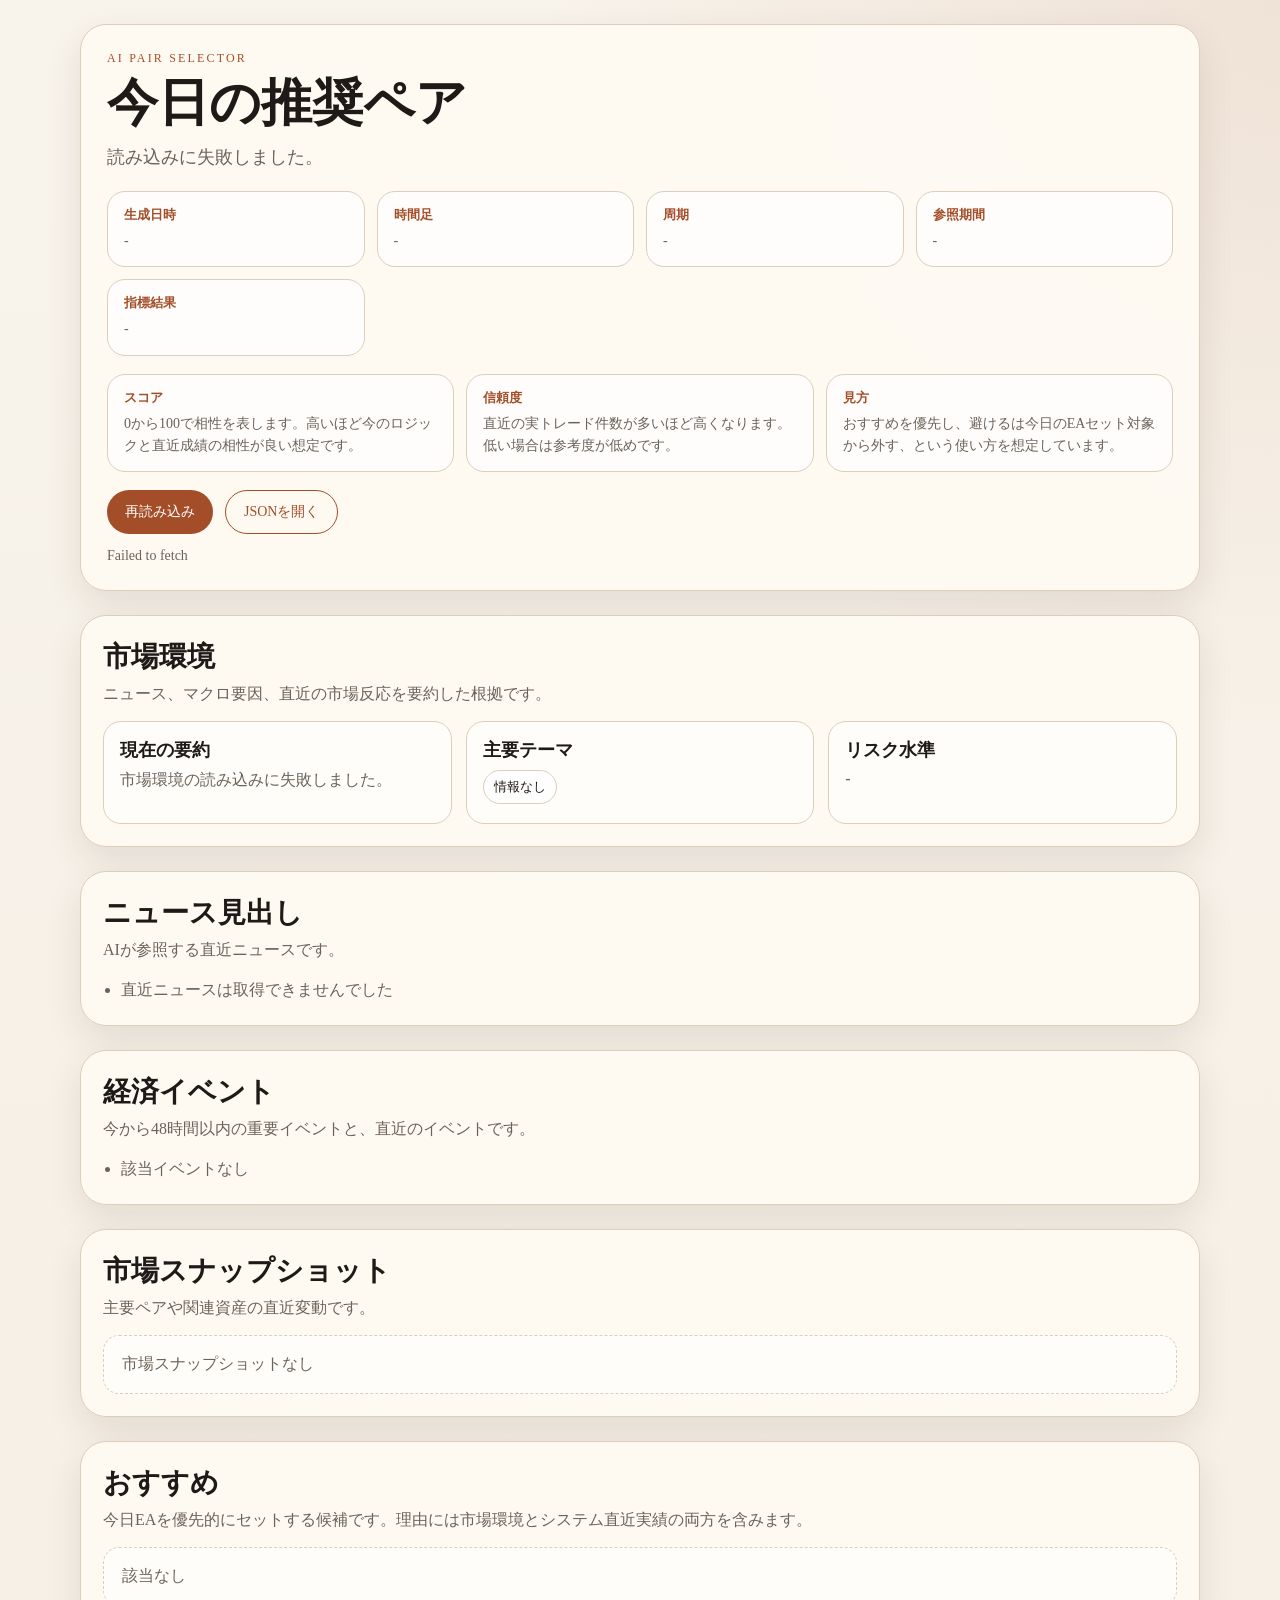
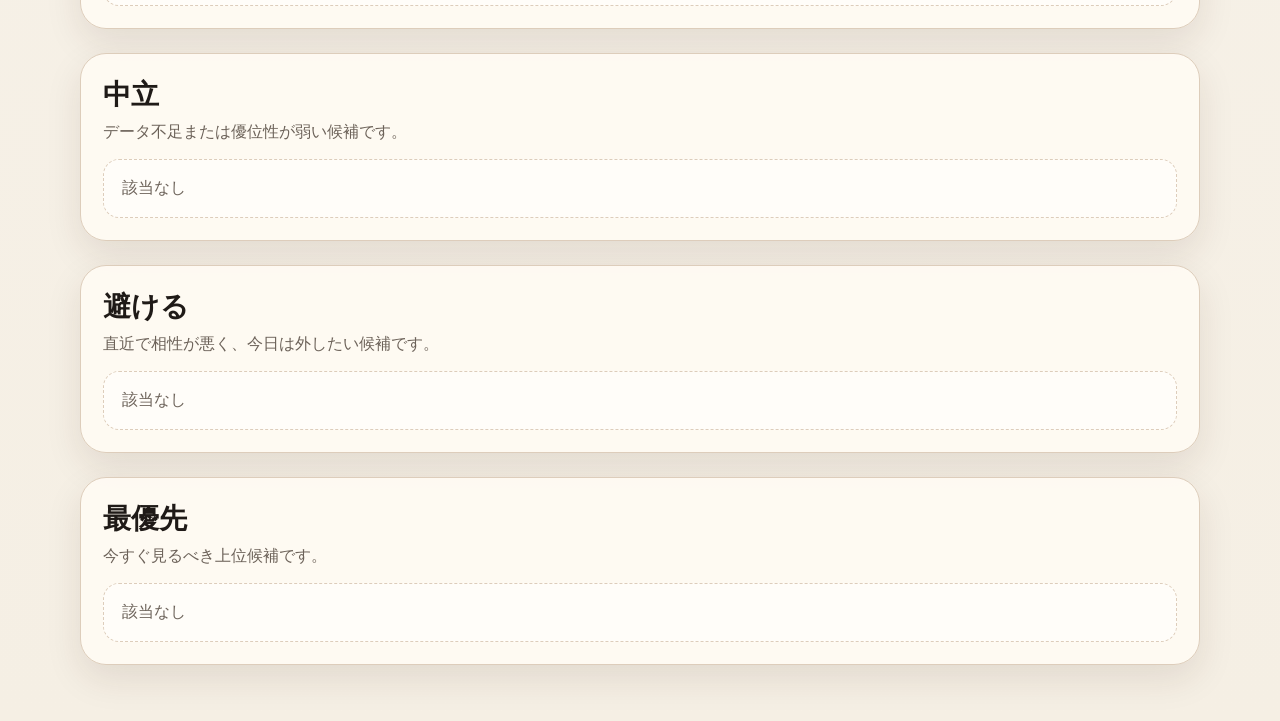
<file: docs/index.html>
<!doctype html>
<html lang="ja">
<head>
  <meta charset="utf-8" />
  <meta name="viewport" content="width=device-width, initial-scale=1" />
  <title>今日の推奨ペア</title>
  <meta http-equiv="refresh" content="0; url=./pair-selector.html" />
</head>
<body>
  <p><a href="./pair-selector.html">表示ページへ移動</a></p>
</body>
</html>
</file>
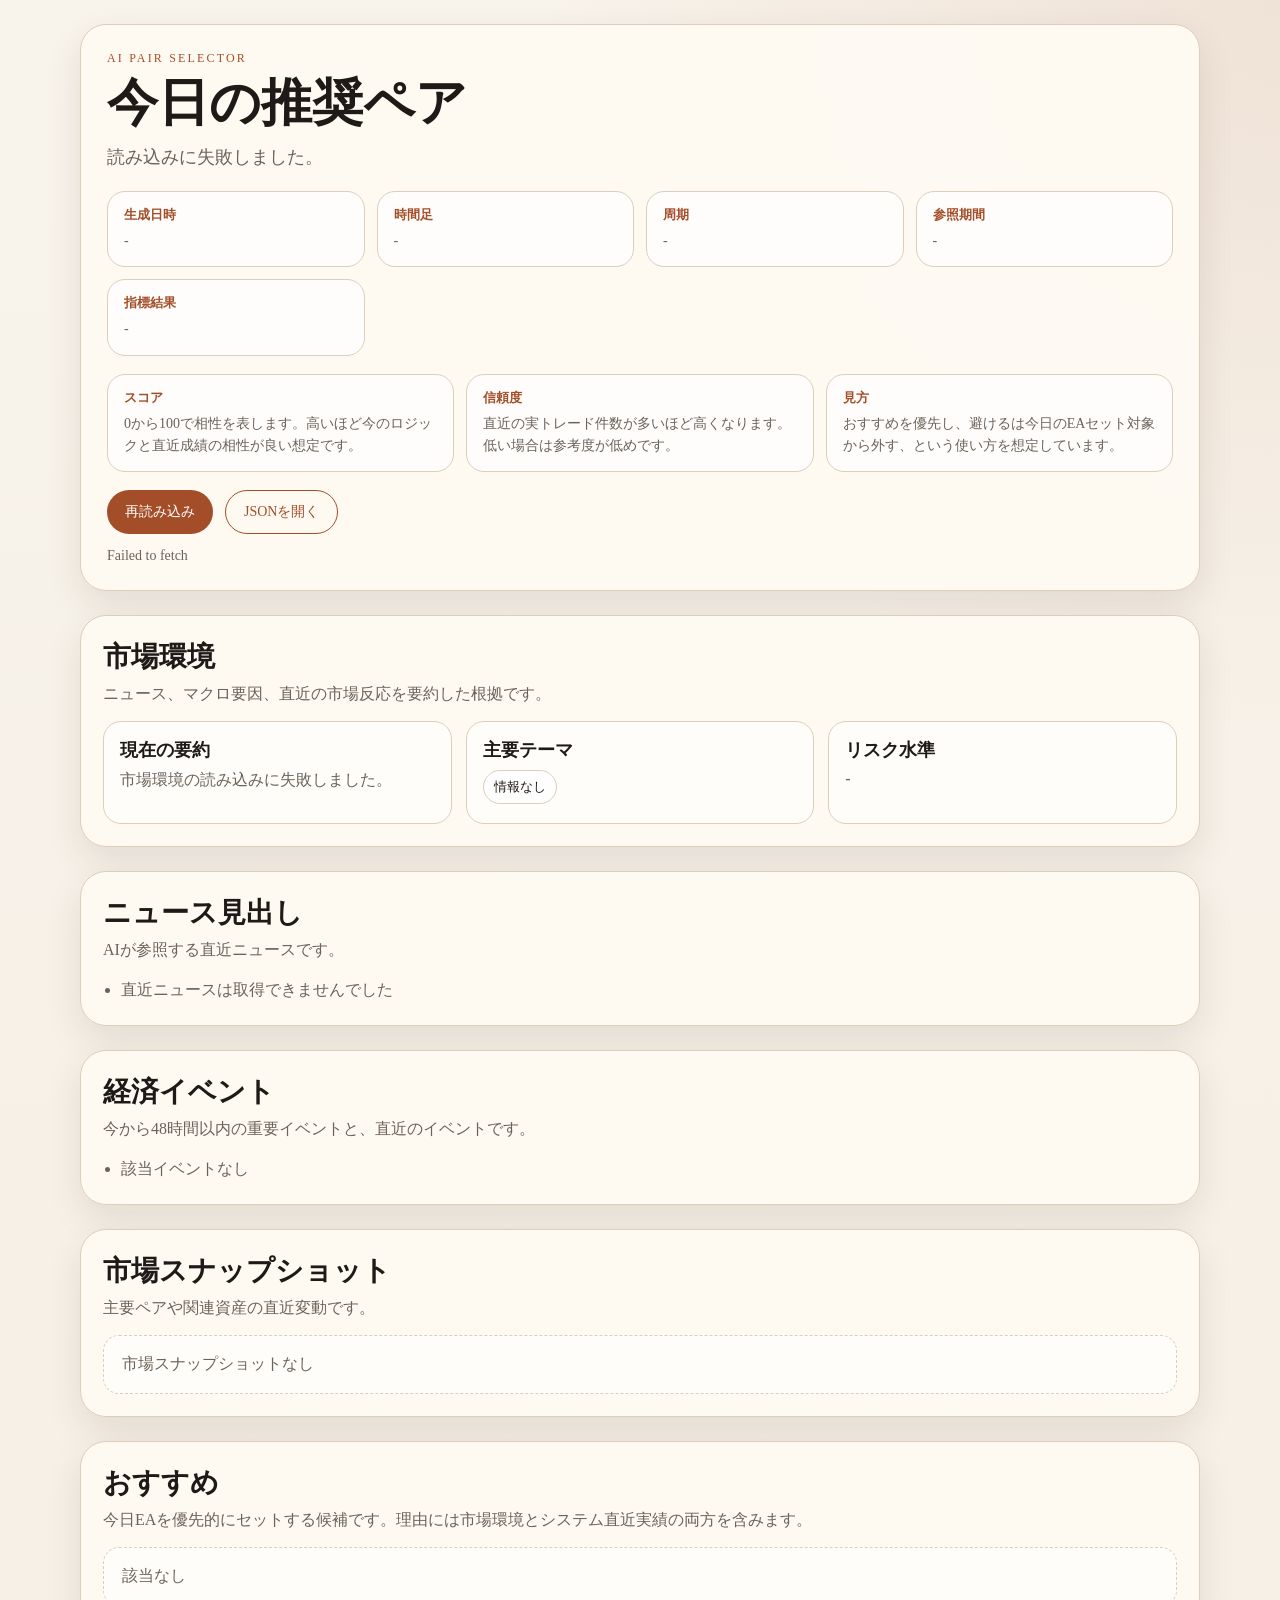
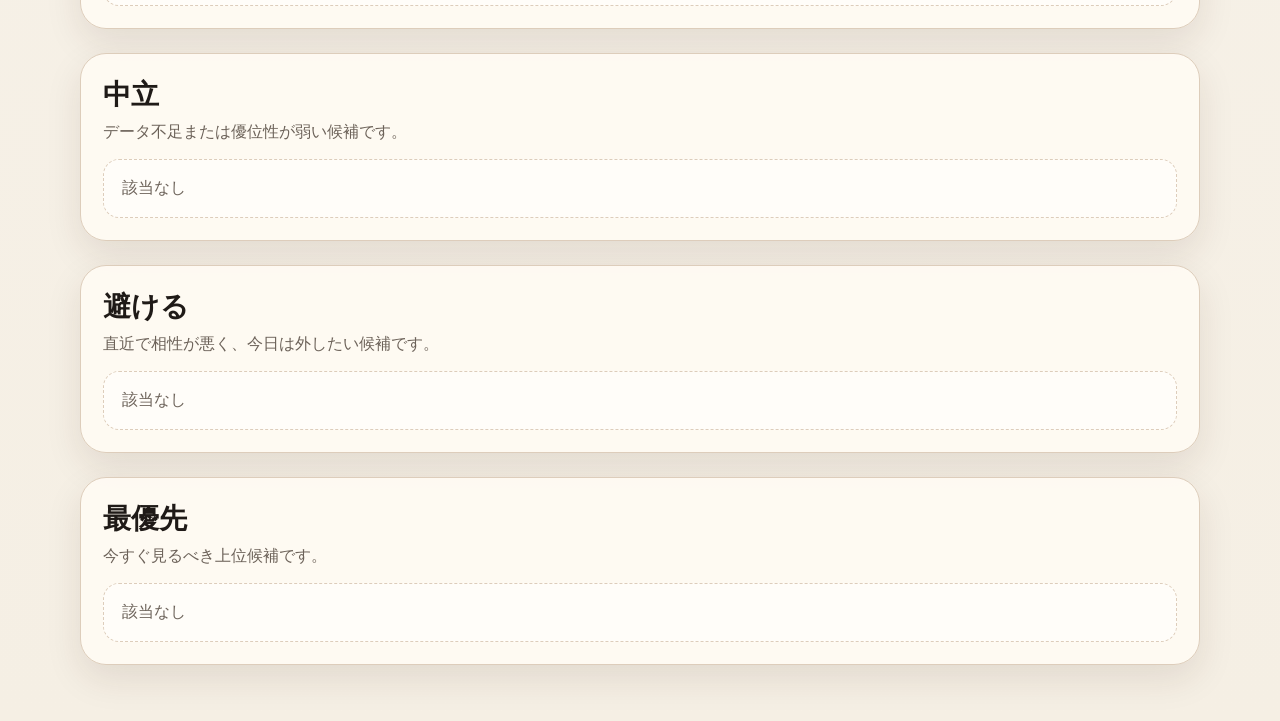
<file: docs/pair-selector.html>
<!doctype html>
<html lang="ja">
<head>
  <meta charset="utf-8" />
  <meta name="viewport" content="width=device-width, initial-scale=1" />
  <title>今日の推奨ペア</title>
  <style>
    :root {
      --bg: #f5efe4;
      --panel: rgba(255, 251, 244, 0.92);
      --ink: #1f1a17;
      --muted: #6c6259;
      --line: #ddcdbb;
      --accent: #a44e29;
      --good: #dceddb;
      --good-line: #779f75;
      --neutral: #efe6d3;
      --neutral-line: #af9567;
      --bad: #f4dbd8;
      --bad-line: #ba6f6b;
      --shadow: 0 14px 36px rgba(54, 34, 18, 0.10);
    }
    * { box-sizing: border-box; }
    body {
      margin: 0;
      color: var(--ink);
      font-family: Georgia, "Hiragino Mincho ProN", "Yu Mincho", serif;
      background:
        radial-gradient(circle at top right, rgba(164, 78, 41, 0.10), transparent 28%),
        linear-gradient(180deg, #f8f3eb 0%, var(--bg) 100%);
    }
    .wrap {
      width: min(1120px, calc(100% - 28px));
      margin: 24px auto 56px;
    }
    .hero, .section {
      background: var(--panel);
      border: 1px solid var(--line);
      border-radius: 26px;
      box-shadow: var(--shadow);
    }
    .hero {
      padding: 26px;
    }
    .eyebrow {
      font-size: 12px;
      letter-spacing: 0.18em;
      text-transform: uppercase;
      color: var(--accent);
      margin-bottom: 10px;
    }
    h1 {
      margin: 0 0 12px;
      font-size: clamp(30px, 4vw, 52px);
      line-height: 1.06;
    }
    .summary {
      margin: 0;
      color: var(--muted);
      font-size: 18px;
      line-height: 1.7;
      max-width: 72ch;
    }
    .meta, .legend {
      display: grid;
      gap: 12px;
      margin-top: 18px;
      grid-template-columns: repeat(auto-fit, minmax(220px, 1fr));
    }
    .chip, .legend-card {
      background: rgba(255,255,255,0.72);
      border: 1px solid var(--line);
      border-radius: 18px;
      padding: 14px 16px;
    }
    .chip strong, .legend-card strong {
      display: block;
      margin-bottom: 6px;
      font-size: 13px;
      color: var(--accent);
    }
    .chip span, .legend-card p {
      color: var(--muted);
      font-size: 14px;
      line-height: 1.6;
      margin: 0;
    }
    .actions {
      margin-top: 18px;
      display: flex;
      gap: 12px;
      flex-wrap: wrap;
    }
    button, a.button {
      appearance: none;
      border: none;
      cursor: pointer;
      text-decoration: none;
      background: var(--accent);
      color: #fff;
      border-radius: 999px;
      padding: 12px 18px;
      font-size: 14px;
      font-family: inherit;
    }
    a.button.secondary {
      background: transparent;
      color: var(--accent);
      border: 1px solid var(--accent);
    }
    .status {
      margin-top: 14px;
      color: var(--muted);
      font-size: 14px;
    }
    .section {
      margin-top: 24px;
      padding: 22px;
    }
    .section h2 {
      margin: 0 0 8px;
      font-size: 28px;
    }
    .section p.lead {
      margin: 0 0 16px;
      color: var(--muted);
    }
    .context-grid {
      display: grid;
      grid-template-columns: repeat(auto-fit, minmax(220px, 1fr));
      gap: 14px;
    }
    .context-card {
      background: rgba(255,255,255,0.62);
      border: 1px solid var(--line);
      border-radius: 18px;
      padding: 16px;
    }
    .context-card h3 {
      margin: 0 0 8px;
      font-size: 18px;
    }
    .pill-row {
      display: flex;
      flex-wrap: wrap;
      gap: 8px;
    }
    .pill {
      display: inline-block;
      padding: 7px 10px;
      border-radius: 999px;
      background: rgba(255,255,255,0.78);
      border: 1px solid var(--line);
      font-size: 13px;
    }
    .list {
      margin: 0;
      padding-left: 18px;
      color: var(--muted);
      line-height: 1.6;
    }
    .list li + li {
      margin-top: 8px;
    }
    .headline-summary {
      margin-top: 4px;
      color: var(--muted);
      font-size: 13px;
      line-height: 1.6;
    }
    .cards {
      display: grid;
      grid-template-columns: repeat(auto-fit, minmax(220px, 1fr));
      gap: 16px;
    }
    .card {
      border-radius: 20px;
      padding: 18px;
      border: 1px solid transparent;
      min-height: 170px;
    }
    .card.good { background: var(--good); border-color: var(--good-line); }
    .card.neutral { background: var(--neutral); border-color: var(--neutral-line); }
    .card.bad { background: var(--bad); border-color: var(--bad-line); }
    .head {
      display: flex;
      justify-content: space-between;
      align-items: baseline;
      gap: 12px;
    }
    .head h3 {
      margin: 0;
      font-size: 24px;
    }
    .score {
      font-size: 34px;
      font-weight: 700;
      line-height: 1;
    }
    .badge {
      display: inline-block;
      margin-top: 10px;
      padding: 6px 10px;
      border-radius: 999px;
      background: rgba(255,255,255,0.72);
      font-size: 12px;
    }
    .reason {
      margin: 14px 0 0;
      font-size: 15px;
      line-height: 1.6;
    }
    .caution {
      margin-top: 10px;
      color: var(--muted);
      font-size: 13px;
    }
    .pair-note-list {
      margin: 12px 0 0;
      padding-left: 18px;
      color: var(--muted);
      font-size: 13px;
      line-height: 1.6;
    }
    .pair-note-list li + li {
      margin-top: 6px;
    }
    .empty {
      background: rgba(255,255,255,0.5);
      border: 1px dashed var(--line);
      border-radius: 16px;
      padding: 18px;
      color: var(--muted);
    }
    @media (max-width: 700px) {
      .wrap { width: min(100% - 18px, 1120px); margin: 18px auto 36px; }
      .hero, .section { border-radius: 18px; }
      .hero { padding: 18px; }
      .section { padding: 18px; }
      .head h3 { font-size: 20px; }
      .score { font-size: 28px; }
    }
  </style>
</head>
<body>
  <main class="wrap">
    <section class="hero">
      <div class="eyebrow">AI Pair Selector</div>
      <h1>今日の推奨ペア</h1>
      <p id="summary" class="summary">読み込み中です...</p>
      <div class="meta">
        <div class="chip"><strong>生成日時</strong><span id="generatedAt">-</span></div>
        <div class="chip"><strong>時間足</strong><span id="timeframe">-</span></div>
        <div class="chip"><strong>周期</strong><span id="cadence">-</span></div>
        <div class="chip"><strong>参照期間</strong><span id="lookback">-</span></div>
        <div class="chip"><strong>指標結果</strong><span id="actualFeedStatus">-</span></div>
      </div>
      <div class="legend">
        <div class="legend-card">
          <strong>スコア</strong>
          <p>0から100で相性を表します。高いほど今のロジックと直近成績の相性が良い想定です。</p>
        </div>
        <div class="legend-card">
          <strong>信頼度</strong>
          <p>直近の実トレード件数が多いほど高くなります。低い場合は参考度が低めです。</p>
        </div>
        <div class="legend-card">
          <strong>見方</strong>
          <p>おすすめを優先し、避けるは今日のEAセット対象から外す、という使い方を想定しています。</p>
        </div>
      </div>
      <div class="actions">
        <button id="reloadButton" type="button">再読み込み</button>
        <a class="button secondary" id="jsonLink" target="_blank" rel="noreferrer">JSONを開く</a>
      </div>
      <div id="status" class="status"></div>
    </section>

    <section class="section">
      <h2>市場環境</h2>
      <p class="lead">ニュース、マクロ要因、直近の市場反応を要約した根拠です。</p>
      <div class="context-grid">
        <div class="context-card">
          <h3>現在の要約</h3>
          <p id="marketSummary" class="lead">読み込み中です...</p>
        </div>
        <div class="context-card">
          <h3>主要テーマ</h3>
          <div id="marketThemes" class="pill-row"></div>
        </div>
        <div class="context-card">
          <h3>リスク水準</h3>
          <p id="riskLevel" class="lead">-</p>
        </div>
      </div>
    </section>

    <section class="section">
      <h2>ニュース見出し</h2>
      <p class="lead">AIが参照する直近ニュースです。</p>
      <ul id="headlines" class="list"></ul>
    </section>

    <section class="section">
      <h2>経済イベント</h2>
      <p class="lead">今から48時間以内の重要イベントと、直近のイベントです。</p>
      <ul id="economicEvents" class="list"></ul>
    </section>

    <section class="section">
      <h2>市場スナップショット</h2>
      <p class="lead">主要ペアや関連資産の直近変動です。</p>
      <div id="snapshots" class="cards"></div>
    </section>

    <section class="section">
      <h2>おすすめ</h2>
      <p class="lead">今日EAを優先的にセットする候補です。理由には市場環境とシステム直近実績の両方を含みます。</p>
      <div id="recommended" class="cards"></div>
    </section>

    <section class="section">
      <h2>中立</h2>
      <p class="lead">データ不足または優位性が弱い候補です。</p>
      <div id="neutral" class="cards"></div>
    </section>

    <section class="section">
      <h2>避ける</h2>
      <p class="lead">直近で相性が悪く、今日は外したい候補です。</p>
      <div id="avoided" class="cards"></div>
    </section>

    <section class="section">
      <h2>最優先</h2>
      <p class="lead">今すぐ見るべき上位候補です。</p>
      <div id="topPicks" class="cards"></div>
    </section>
  </main>

  <script>
    const API_URL = "https://nebphrnnpmuqbkymwefs.supabase.co/functions/v1/pair-selector?limit=1";

    function text(value) {
      return value == null ? "-" : String(value);
    }

    function cadenceLabel(value) {
      if (value === "daily") return "日次";
      if (value === "weekly") return "週次";
      return text(value);
    }

    function confidenceLabel(value) {
      if (value === "high") return "信頼度 高";
      if (value === "medium") return "信頼度 中";
      return "信頼度 低";
    }

    function formatSignedNumber(value) {
      const num = Number(value);
      if (!Number.isFinite(num)) return "-";
      const prefix = num > 0 ? "+" : "";
      return prefix + new Intl.NumberFormat("ja-JP").format(Math.round(num));
    }

    function translateMarketNote(note) {
      const raw = text(note).trim();
      if (!raw) return "-";
      if (raw === "live market snapshot unavailable") return "市場スナップショットを取得できませんでした";
      if (raw === "current price reaction is sharp and whipsaw risk is elevated") return "現在の値動きは急で、往復びんたのリスクが高めです";
      if (raw === "current move is directional without excessive intraday noise") return "現在の値動きは方向感があり、短期ノイズは過度ではありません";
      if (raw === "price action is mixed and not strongly directional") return "値動きは混在しており、強い方向感はまだありません";
      if (raw === "USD is firm today, which keeps pressure on USD-quote FX pairs") return "本日はドルが強く、対ドル通貨ペアには重しになりやすい状況です";
      if (raw === "broad USD strength is part of the current move") return "足元の値動きには広いドル高が影響しています";
      if (raw === "higher US yields are reinforcing USDJPY upside pressure") return "米金利上昇が USDJPY の上昇圧力を強めています";
      if (raw === "rising US yields are a headwind for precious metals") return "米金利上昇は金属に逆風です";
      if (raw === "risk appetite remains constructive for bitcoin") return "市場のリスク選好はビットコインに追い風です";
      if (raw === "macro risk-off pressure can quickly hit crypto volatility") return "マクロのリスクオフ圧力で暗号資産は急変しやすい地合いです";

      const headlineMatch = raw.match(/^headline flow:\s*(.+)$/i);
      if (headlineMatch) {
        return "関連見出し: " + headlineMatch[1];
      }

      const eventMatch = raw.match(/^(upcoming|recent)\s+([A-Z]{3})\s+(.+?)(?:\s+actual=([^\s]+))?(?:\s+forecast=([^\s]+))?(?:\s+reaction=([^\s]+))?$/i);
      if (eventMatch) {
        const timing = eventMatch[1].toLowerCase() === "upcoming" ? "予定" : "直近";
        const country = eventMatch[2];
        const title = eventMatch[3];
        const actual = eventMatch[4] ? " / 結果 " + eventMatch[4] : "";
        const forecast = eventMatch[5] ? " / 予想 " + eventMatch[5] : "";
        const reaction = eventMatch[6] ? " / 判定 " + surpriseLabel(eventMatch[6]) : "";
        return timing + " " + country + " " + title + actual + forecast + reaction;
      }

      return raw;
    }

    function countryLabel(value) {
      if (value === "USD") return "米国";
      if (value === "EUR") return "ユーロ圏";
      if (value === "GBP") return "英国";
      if (value === "JPY") return "日本";
      if (value === "CAD") return "カナダ";
      if (value === "AUD") return "豪州";
      if (value === "NZD") return "NZ";
      if (value === "CHF") return "スイス";
      return text(value);
    }

    function economicTitleLabel(value) {
      let next = text(value).trim();
      next = next.replace(/\by\/y\b/gi, "前年比");
      next = next.replace(/\bm\/m\b/gi, "前月比");
      next = next.replace(/\bq\/q\b/gi, "前期比");
      next = next.replace(/^FOMC Member\s+(.+?)\s+Speaks$/i, "FOMCメンバー $1 発言");
      next = next.replace(/^German Buba President\s+(.+?)\s+Speaks$/i, "独連銀総裁 $1 発言");
      next = next.replace(/^Credit Card Spending\s+前年比$/i, "クレジットカード支出 前年比");
      next = next.replace(/^Median CPI\s+前年比$/i, "中央値CPI 前年比");
      next = next.replace(/^Trimmed CPI\s+前年比$/i, "トリムCPI 前年比");
      next = next.replace(/^Common CPI\s+前年比$/i, "共通CPI 前年比");
      return next;
    }

    function formatReason(reason) {
      const raw = text(reason).trim();
      const marketSplit = raw.split('; market=');
      const base = marketSplit[0];
      const market = marketSplit[1];
      const match = base.match(/recent real=(\d+), win_rate=([\d.]+)%, pnl=([-\d.]+)/i);
      if (match) {
        const systemText = "システム実績: 直近実トレード " + match[1] + "回 / 勝率 " + match[2] + "% / 損益 " + formatSignedNumber(match[3]);
        if (market) {
          return systemText + " / 市場環境: " + translateMarketNote(market);
        }
        return systemText;
      }
      if (raw === "Fallback selection based on recent realized performance and sample size.") {
        return "直近の実トレード成績とサンプル数をもとに選定しています。";
      }
      if (market) {
        return base + " / 市場環境: " + translateMarketNote(market);
      }
      if (raw === "selected by AI") return "AI が選定しました。";
      if (raw === "avoided by AI") return "AI が回避候補と判断しました。";
      return raw;
    }

    function cautionLabel(value) {
      if (value === "sample_small") return "サンプル数が少ないため参考度は低めです";
      return text(value);
    }

    function pairBiasLabel(value) {
      if (value === "supportive") return "市場は追い風";
      if (value === "cautious") return "市場は注意寄り";
      return "市場は中立";
    }

    function renderCards(targetId, pairs, tone, pairNotesMap) {
      const target = document.getElementById(targetId);
      if (!target) return;
      if (!Array.isArray(pairs) || pairs.length === 0) {
        target.innerHTML = '<div class="empty">該当なし</div>';
        return;
      }
      target.innerHTML = pairs.map((pair) => {
        const pairNote = pairNotesMap && pairNotesMap.get(pair.symbol);
        const noteItems = pairNote && Array.isArray(pairNote.notes)
          ? pairNote.notes.map((note) => '<li>' + text(translateMarketNote(note)) + '</li>').join('')
          : '';
        const noteBlock = pairNote
          ? '<ul class="pair-note-list"><li><strong>' + pairBiasLabel(pairNote.bias) + '</strong></li>' + noteItems + '</ul>'
          : '';
        return '<article class="card ' + tone + '">' +
          '<div class="head"><h3>' + text(pair.symbol) + '</h3><div class="score">' + text(pair.score) + '</div></div>' +
          '<div class="badge">' + confidenceLabel(pair.confidence) + '</div>' +
          '<p class="reason">' + formatReason(pair.reason) + '</p>' +
          noteBlock +
          (pair.caution ? '<div class="caution">注意: ' + cautionLabel(pair.caution) + '</div>' : '') +
          '</article>';
      }).join('');
    }

    function riskLabel(value) {
      if (value === "high") return "高: 値動きが荒く、急反転警戒";
      if (value === "medium") return "中: テーマはあるがノイズも混在";
      return "低: 極端な混乱は比較的少ない";
    }

    function renderThemes(themes) {
      const target = document.getElementById("marketThemes");
      const items = Array.isArray(themes) ? themes : [];
      target.innerHTML = items.length > 0
        ? items.map((theme) => '<span class="pill">' + text(theme) + '</span>').join('')
        : '<span class="pill">情報なし</span>';
    }

    function renderHeadlines(headlines) {
      const target = document.getElementById("headlines");
      const items = Array.isArray(headlines) ? headlines : [];
      target.innerHTML = items.length > 0
        ? items.map((headline) => {
            const summary = headline.summary
              ? '<div class="headline-summary">' + text(headline.summary) + '</div>'
              : '';
            const link = text(headline.resolved_url || headline.url);
            return '<li><a href="' + link + '" target="_blank" rel="noreferrer">' + text(headline.title) + '</a> (' + text(headline.source) + ')' + summary + '</li>';
          }).join('')
        : '<li>直近ニュースは取得できませんでした</li>';
    }

    function renderSnapshots(snapshots) {
      const target = document.getElementById("snapshots");
      const items = Array.isArray(snapshots) ? snapshots : [];
      if (items.length === 0) {
        target.innerHTML = '<div class="empty">市場スナップショットなし</div>';
        return;
      }
      target.innerHTML = items.map((item) => {
        return '<article class="card neutral">' +
          '<div class="head"><h3>' + text(item.key) + '</h3><div class="score">' + text(item.day_change_pct) + '%</div></div>' +
          '<div class="badge">週次 ' + text(item.week_change_pct) + '%</div>' +
          '<p class="reason">' + text(item.label) + ' / 価格 ' + text(item.price) + ' / 実現ボラ ' + text(item.realized_vol_pct) + '%</p>' +
          '</article>';
      }).join('');
    }

    function expectedBiasLabel(value) {
      if (value === "hawkish") return "引き締め寄り";
      if (value === "dovish") return "緩和寄り";
      return "中立";
    }

    function reactionBiasLabel(value) {
      if (value === "supports_usd") return "ドル追い風";
      if (value === "hurts_usd") return "ドル逆風";
      if (value === "supports_risk") return "リスク選好";
      if (value === "hurts_risk") return "リスク回避";
      return "混在";
    }

    function surpriseLabel(value) {
      if (value === "aligned") return "結果と反応が整合";
      if (value === "contrary") return "結果と反応が逆行";
      if (value === "muted") return "反応は限定的";
      return "判定材料不足";
    }

    function buildEconomicNarrative(event) {
      const parts = [];
      const title = event.title_ja || economicTitleLabel(event.title);
      if (event.status === "upcoming") {
        if (event.forecast) {
          parts.push("予想は " + text(event.forecast));
        }
        if (event.expected_bias) {
          parts.push("事前想定は " + expectedBiasLabel(event.expected_bias));
        }
        return parts.length > 0 ? parts.join("、") : "結果待ちです";
      }

      if (event.actual && event.forecast) {
        parts.push(title + " は結果 " + text(event.actual) + " に対し予想 " + text(event.forecast));
      } else if (event.actual) {
        parts.push(title + " の結果は " + text(event.actual));
      } else {
        parts.push(title + " の結果は未取得です");
      }

      if (event.reaction_bias) {
        parts.push("市場は " + reactionBiasLabel(event.reaction_bias));
      }
      if (event.surprise_proxy) {
        parts.push(surpriseLabel(event.surprise_proxy));
      }
      return parts.join("、");
    }

    function renderEconomicEvents(events) {
      const target = document.getElementById("economicEvents");
      const items = Array.isArray(events) ? events : [];
      target.innerHTML = items.length > 0
        ? items.map((event) => {
            const localDate = event.date ? new Date(event.date).toLocaleString("ja-JP", { timeZone: "Asia/Tokyo" }) : "-";
          const country = event.country_label_ja || countryLabel(event.country);
          const title = event.title_ja || economicTitleLabel(event.title);
            const actual = event.actual ? " / 結果 " + text(event.actual) : event.status === "recent" ? " / 結果 未取得" : "";
            const forecast = event.forecast ? " / 予想 " + text(event.forecast) : "";
            const previous = event.previous ? " / 前回 " + text(event.previous) : "";
            const affected = Array.isArray(event.affected_symbols) ? event.affected_symbols.join(", ") : "-";
            const status = event.status === "upcoming" ? "予定" : "直近";
            const expected = event.expected_bias ? " / 想定バイアス " + expectedBiasLabel(event.expected_bias) : "";
            const reaction = event.reaction_bias ? " / 市場反応 " + reactionBiasLabel(event.reaction_bias) : "";
            const surprise = event.surprise_proxy ? " / 判定 " + surpriseLabel(event.surprise_proxy) : "";
            const narrative = buildEconomicNarrative(event);
            return '<li>' +
              '<strong>' + text(status) + '</strong> ' + country + ' ' + title +
              ' (' + text(event.impact) + ', ' + localDate + ')' + actual + forecast + previous + expected + reaction + surprise +
              ' / 関連: ' + affected +
              '<div class="headline-summary">' + text(narrative) + '</div>' +
              '</li>';
          }).join('')
        : '<li>該当イベントなし</li>';
    }

    async function loadReport() {
      const status = document.getElementById("status");
      status.textContent = "最新データを取得中です...";
      try {
        const response = await fetch(API_URL, { headers: { "Accept": "application/json" } });
        if (!response.ok) {
          throw new Error("API error: " + response.status);
        }
        const payload = await response.json();
        const report = payload && payload.latest ? payload.latest : null;
        const liveContext = payload && payload.live_context ? payload.live_context : null;
        const pairNotesMap = new Map(((liveContext && liveContext.pair_notes) || []).map((note) => [note.symbol, note]));
        if (!report) {
          throw new Error("最新レポートが見つかりません");
        }

        document.getElementById("summary").textContent = formatReason(report.summary);
        document.getElementById("generatedAt").textContent = report.generated_at
          ? new Date(report.generated_at).toLocaleString("ja-JP", { timeZone: "Asia/Tokyo" })
          : "-";
        document.getElementById("timeframe").textContent = text(report.timeframe || "M15");
        document.getElementById("cadence").textContent = cadenceLabel(report.cadence || "daily");
        document.getElementById("lookback").textContent = text(report.lookback_days) + "日";
        document.getElementById("actualFeedStatus").textContent = liveContext && Array.isArray(liveContext.economic_events) && liveContext.economic_events.some((event) => !!event.actual)
          ? "actual 連携あり"
          : "fallback のみ";
        document.getElementById("jsonLink").href = API_URL;
        document.getElementById("marketSummary").textContent = liveContext && liveContext.summary ? text(liveContext.summary) : "市場環境データなし";
        document.getElementById("riskLevel").textContent = riskLabel(liveContext && liveContext.risk_level ? liveContext.risk_level : "low");

        renderThemes(liveContext && liveContext.themes ? liveContext.themes : []);
        renderHeadlines(liveContext && liveContext.headlines ? liveContext.headlines : []);
        renderEconomicEvents(liveContext && liveContext.economic_events ? liveContext.economic_events : []);
        renderSnapshots(liveContext && liveContext.snapshots ? liveContext.snapshots : []);

        renderCards("recommended", report.recommended_pairs || [], "good", pairNotesMap);
        renderCards("neutral", report.neutral_pairs || [], "neutral", pairNotesMap);
        renderCards("avoided", report.avoided_pairs || [], "bad", pairNotesMap);
        renderCards("topPicks", report.top_picks || [], "good", pairNotesMap);

        status.textContent = "更新完了";
      } catch (error) {
        document.getElementById("summary").textContent = "読み込みに失敗しました。";
        document.getElementById("marketSummary").textContent = "市場環境の読み込みに失敗しました。";
        document.getElementById("riskLevel").textContent = "-";
        document.getElementById("actualFeedStatus").textContent = "-";
        status.textContent = String(error && error.message ? error.message : error);
        renderThemes([]);
        renderHeadlines([]);
        renderEconomicEvents([]);
        renderSnapshots([]);
        renderCards("recommended", [], "good", new Map());
        renderCards("neutral", [], "neutral", new Map());
        renderCards("avoided", [], "bad", new Map());
        renderCards("topPicks", [], "good", new Map());
      }
    }

    document.getElementById("reloadButton").addEventListener("click", loadReport);
    document.getElementById("jsonLink").href = API_URL;
    loadReport();
  </script>
</body>
</html>
</file>
